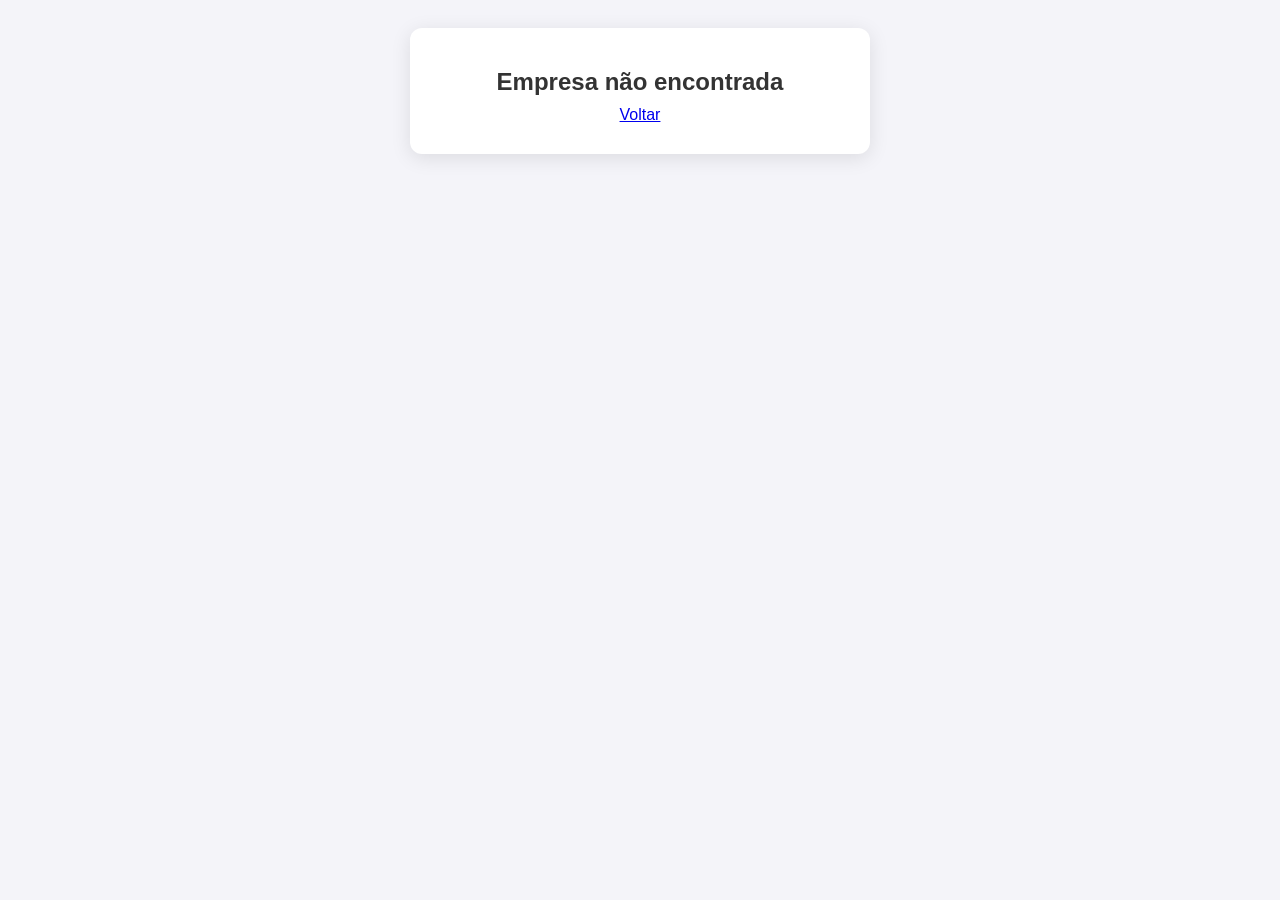
<file: empresa.html>
<!DOCTYPE html>
<html lang="pt-br">
<head>
    <meta charset="UTF-8">
    <meta name="viewport" content="width=device-width, initial-scale=1.0">
    <title>Detalhes da Empresa</title>
    <style>
        body { font-family: 'Segoe UI', sans-serif; display: flex; justify-content: center; padding: 20px; background: #f4f4f9; }
        .card { background: white; padding: 30px; border-radius: 12px; box-shadow: 0 4px 20px rgba(0,0,0,0.1); max-width: 400px; width: 100%; text-align: center; }
        img { width: 100%; height: 200px; object-fit: cover; border-radius: 8px; margin-bottom: 20px; background: #eee; }
        h2 { margin: 10px 0; color: #333; }
        p { color: #666; margin: 5px 0; font-size: 1.1em; }
        .btn-voltar { display: inline-block; margin-top: 20px; text-decoration: none; color: #1a73e8; font-weight: bold; }
    </style>
</head>
<body>

    <div class="card" id="conteudo">
        <p>Carregando dados...</p>
    </div>

    <script>
        // Banco de dados das empresas
        const dadosEmpresas = {
            "km-projetos": { nome: "KM PROJETOS", ramo: "Engenharia", local: "Vila Cruzeiro", tel: "(94) 99250-0073", foto: "img/km.jpg" },
            "mazz": { nome: "MAZZ", ramo: "Educação", local: "Centro", tel: "(62) 99646-6033", foto: "img/mazz.jpg" },
            "mr-treinamentos": { nome: "MR TREINAMENTOS", ramo: "Educação", local: "Centro", tel: "(62) 99646-6033", foto: "img/mr.jpg" },
            "razgo": { nome: "RAZGO", ramo: "Tecnologia", local: "Centro", tel: "(62) 99646-6033", foto: "img/razgo.jpg" }
        };

        // Pega o ID da URL
        const urlParams = new URLSearchParams(window.location.search);
        const id = urlParams.get('id');
        const empresa = dadosEmpresas[id];

        const container = document.getElementById('conteudo');

        if (empresa) {
            container.innerHTML = `
                <img src="${empresa.foto}" alt="Logo ${empresa.nome}">
                <h2>${empresa.nome}</h2>
                <p><strong>Setor:</strong> ${empresa.ramo}</p>
                <p>📍 ${empresa.local}</p>
                <p>📞 ${empresa.tel}</p>
                <a href="index.html" class="btn-voltar">← Voltar para a lista</a>
            `;
        } else {
            container.innerHTML = "<h2>Empresa não encontrada</h2><a href='index.html'>Voltar</a>";
        }
    </script>
</body>
</html>
</file>
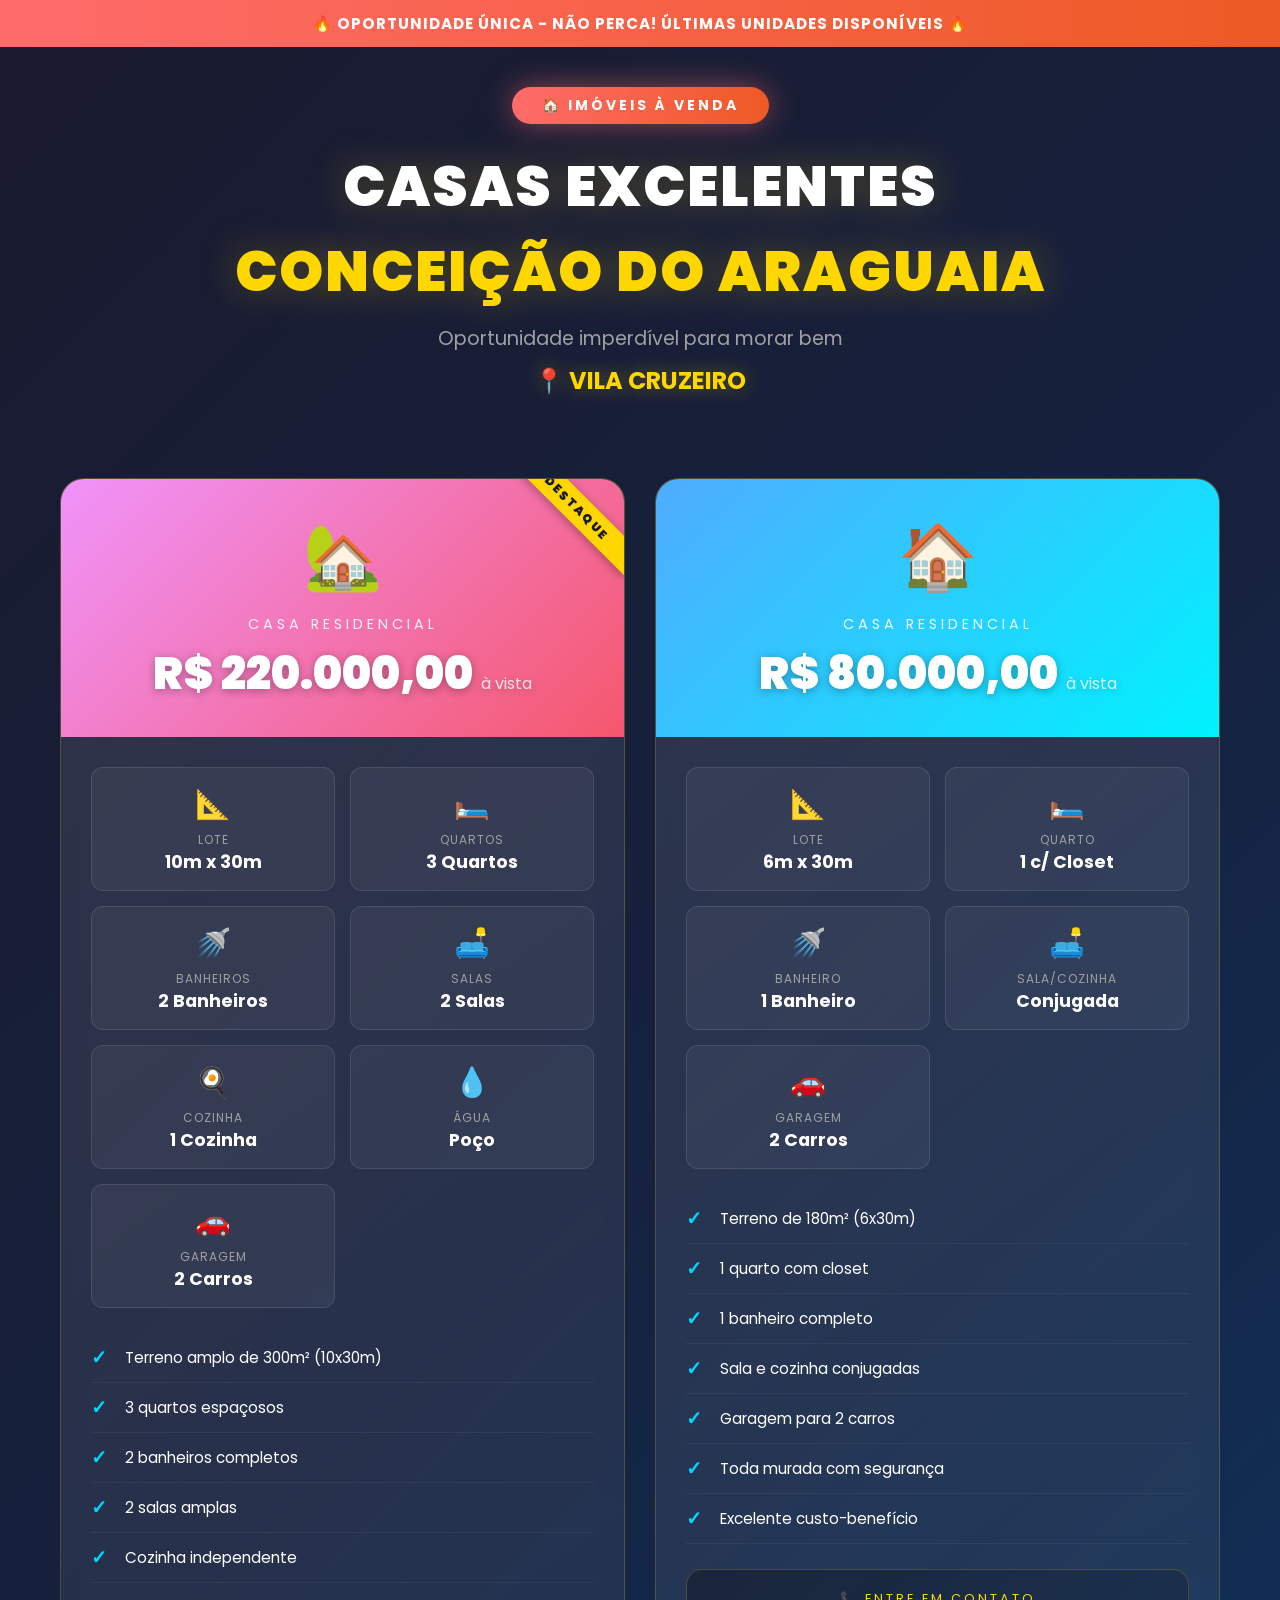
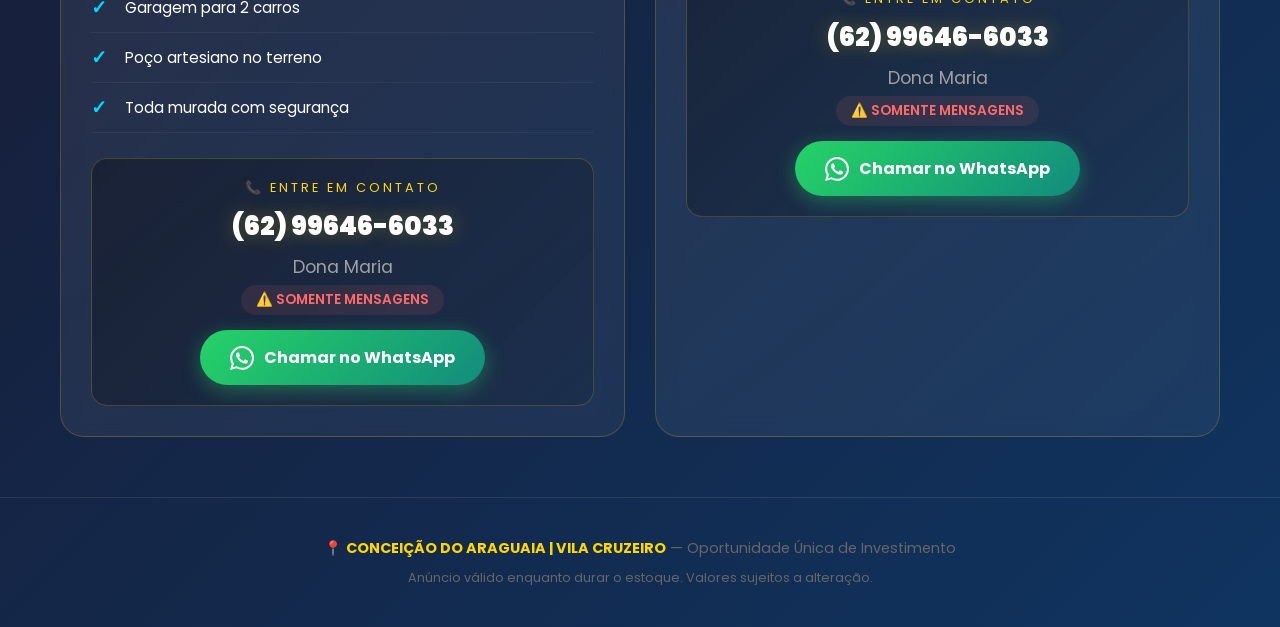
<file: venda-casas.html>
<!DOCTYPE html>
<html lang="pt-BR">
<head>
    <meta charset="UTF-8">
    <meta name="viewport" content="width=device-width, initial-scale=1.0">
    <title>🏡 VENDA DE CASAS | CONCEIÇÃO DO ARAGUAIA - VILA CRUZEIRO</title>
    <link href="https://fonts.googleapis.com/css2?family=Poppins:wght@300;400;600;700;900&display=swap" rel="stylesheet">
    <style>
        * {
            margin: 0;
            padding: 0;
            box-sizing: border-box;
        }

        body {
            font-family: 'Poppins', sans-serif;
            background: linear-gradient(135deg, #1a1a2e 0%, #16213e 50%, #0f3460 100%);
            min-height: 100vh;
            color: #fff;
            overflow-x: hidden;
        }

        /* Partículas animadas de fundo */
        .particles {
            position: fixed;
            top: 0;
            left: 0;
            width: 100%;
            height: 100%;
            pointer-events: none;
            z-index: 0;
            overflow: hidden;
        }

        .particle {
            position: absolute;
            width: 6px;
            height: 6px;
            background: rgba(255, 215, 0, 0.4);
            border-radius: 50%;
            animation: float 15s infinite;
        }

        @keyframes float {
            0%, 100% { transform: translateY(100vh) rotate(0deg); opacity: 0; }
            10% { opacity: 1; }
            90% { opacity: 1; }
            100% { transform: translateY(-100vh) rotate(720deg); opacity: 0; }
        }

        /* Header */
        .header {
            text-align: center;
            padding: 40px 20px 20px;
            position: relative;
            z-index: 1;
        }

        .header-badge {
            display: inline-block;
            background: linear-gradient(90deg, #ff6b6b, #ee5a24);
            color: #fff;
            padding: 8px 30px;
            border-radius: 50px;
            font-size: 14px;
            font-weight: 700;
            text-transform: uppercase;
            letter-spacing: 3px;
            animation: pulse 2s infinite;
            margin-bottom: 20px;
            box-shadow: 0 0 30px rgba(255, 107, 107, 0.5);
        }

        @keyframes pulse {
            0%, 100% { transform: scale(1); }
            50% { transform: scale(1.05); }
        }

        .header h1 {
            font-size: clamp(2rem, 5vw, 3.5rem);
            font-weight: 900;
            text-transform: uppercase;
            letter-spacing: 2px;
            margin-bottom: 10px;
            text-shadow: 0 0 40px rgba(255, 215, 0, 0.3);
        }

        .header h1 span {
            color: #ffd700;
            display: block;
        }

        .header-subtitle {
            font-size: 1.2rem;
            color: #a0a0a0;
            margin-bottom: 10px;
        }

        .header-location {
            font-size: 1.5rem;
            color: #ffd700;
            font-weight: 700;
            text-shadow: 0 0 20px rgba(255, 215, 0, 0.4);
        }

        /* Container principal */
        .container {
            max-width: 1200px;
            margin: 0 auto;
            padding: 20px;
            position: relative;
            z-index: 1;
        }

        /* Grid de cards */
        .cards-grid {
            display: grid;
            grid-template-columns: repeat(auto-fit, minmax(350px, 1fr));
            gap: 30px;
            margin-top: 40px;
        }

        /* Card de imóvel */
        .property-card {
            background: linear-gradient(145deg, rgba(255,255,255,0.1), rgba(255,255,255,0.05));
            border: 1px solid rgba(255, 215, 0, 0.2);
            border-radius: 24px;
            padding: 0;
            overflow: hidden;
            transition: all 0.4s ease;
            position: relative;
            backdrop-filter: blur(10px);
        }

        .property-card:hover {
            transform: translateY(-10px) scale(1.02);
            box-shadow: 0 30px 60px rgba(0, 0, 0, 0.4), 0 0 60px rgba(255, 215, 0, 0.15);
            border-color: rgba(255, 215, 0, 0.5);
        }

        .card-header {
            background: linear-gradient(135deg, #667eea 0%, #764ba2 100%);
            padding: 30px;
            text-align: center;
            position: relative;
            overflow: hidden;
        }

        .card-header::before {
            content: '';
            position: absolute;
            top: -50%;
            left: -50%;
            width: 200%;
            height: 200%;
            background: radial-gradient(circle, rgba(255,255,255,0.1) 1px, transparent 1px);
            background-size: 20px 20px;
            opacity: 0.3;
        }

        .card-header.premium {
            background: linear-gradient(135deg, #f093fb 0%, #f5576c 100%);
        }

        .card-header.standard {
            background: linear-gradient(135deg, #4facfe 0%, #00f2fe 100%);
        }

        .property-icon {
            font-size: 4rem;
            margin-bottom: 10px;
            display: block;
        }

        .property-type {
            font-size: 0.9rem;
            text-transform: uppercase;
            letter-spacing: 4px;
            opacity: 0.9;
            margin-bottom: 5px;
        }

        .property-price {
            font-size: clamp(2rem, 4vw, 2.8rem);
            font-weight: 900;
            color: #fff;
            text-shadow: 0 2px 10px rgba(0,0,0,0.3);
        }

        .property-price small {
            font-size: 1rem;
            font-weight: 400;
            opacity: 0.8;
        }

        /* Badge de destaque */
        .featured-badge {
            position: absolute;
            top: 15px;
            right: -35px;
            background: #ffd700;
            color: #1a1a2e;
            padding: 5px 40px;
            font-size: 0.75rem;
            font-weight: 900;
            text-transform: uppercase;
            letter-spacing: 2px;
            transform: rotate(45deg);
            box-shadow: 0 2px 10px rgba(0,0,0,0.3);
            z-index: 2;
        }

        /* Conteúdo do card */
        .card-body {
            padding: 30px;
        }

        .specs-grid {
            display: grid;
            grid-template-columns: 1fr 1fr;
            gap: 15px;
            margin-bottom: 25px;
        }

        .spec-item {
            background: rgba(255,255,255,0.05);
            border-radius: 12px;
            padding: 15px;
            text-align: center;
            border: 1px solid rgba(255,255,255,0.1);
            transition: all 0.3s ease;
        }

        .spec-item:hover {
            background: rgba(255,215,0,0.1);
            border-color: rgba(255,215,0,0.3);
            transform: scale(1.05);
        }

        .spec-icon {
            font-size: 1.8rem;
            margin-bottom: 5px;
            display: block;
        }

        .spec-label {
            font-size: 0.75rem;
            color: #a0a0a0;
            text-transform: uppercase;
            letter-spacing: 1px;
        }

        .spec-value {
            font-size: 1.1rem;
            font-weight: 700;
            color: #fff;
        }

        /* Lista de features */
        .features-list {
            list-style: none;
            margin-bottom: 25px;
        }

        .features-list li {
            padding: 10px 0;
            border-bottom: 1px solid rgba(255,255,255,0.05);
            display: flex;
            align-items: center;
            gap: 10px;
            font-size: 0.95rem;
        }

        .features-list li::before {
            content: '✓';
            color: #00d9ff;
            font-weight: 900;
            font-size: 1.2rem;
            min-width: 24px;
        }

        /* Botão de contato */
        .contact-section {
            background: linear-gradient(135deg, rgba(0,0,0,0.3), rgba(0,0,0,0.1));
            border-radius: 16px;
            padding: 20px;
            text-align: center;
            border: 1px solid rgba(255,215,0,0.2);
        }

        .contact-label {
            font-size: 0.8rem;
            text-transform: uppercase;
            letter-spacing: 3px;
            color: #ffd700;
            margin-bottom: 10px;
        }

        .contact-phone {
            font-size: 1.6rem;
            font-weight: 900;
            color: #fff;
            text-decoration: none;
            display: inline-block;
            margin-bottom: 8px;
            transition: all 0.3s ease;
            text-shadow: 0 0 20px rgba(255,215,0,0.3);
        }

        .contact-phone:hover {
            color: #ffd700;
            transform: scale(1.1);
        }

        .contact-name {
            font-size: 1.1rem;
            color: #a0a0a0;
            margin-bottom: 5px;
        }

        .contact-note {
            font-size: 0.85rem;
            color: #ff6b6b;
            font-weight: 600;
            background: rgba(255,107,107,0.1);
            padding: 5px 15px;
            border-radius: 20px;
            display: inline-block;
        }

        /* Botão WhatsApp */
        .whatsapp-btn {
            display: inline-flex;
            align-items: center;
            gap: 10px;
            background: linear-gradient(135deg, #25d366, #128c7e);
            color: #fff;
            text-decoration: none;
            padding: 15px 30px;
            border-radius: 50px;
            font-weight: 700;
            font-size: 1rem;
            margin-top: 15px;
            transition: all 0.3s ease;
            box-shadow: 0 5px 20px rgba(37, 211, 102, 0.4);
            border: none;
            cursor: pointer;
        }

        .whatsapp-btn:hover {
            transform: translateY(-3px);
            box-shadow: 0 10px 30px rgba(37, 211, 102, 0.6);
        }

        .whatsapp-btn svg {
            width: 24px;
            height: 24px;
            fill: currentColor;
        }

        /* Footer */
        .footer {
            text-align: center;
            padding: 40px 20px;
            margin-top: 40px;
            border-top: 1px solid rgba(255,255,255,0.1);
            position: relative;
            z-index: 1;
        }

        .footer-text {
            font-size: 0.9rem;
            color: #666;
        }

        .footer-highlight {
            color: #ffd700;
            font-weight: 700;
        }

        /* Animações de entrada */
        @keyframes fadeInUp {
            from {
                opacity: 0;
                transform: translateY(40px);
            }
            to {
                opacity: 1;
                transform: translateY(0);
            }
        }

        .animate-in {
            animation: fadeInUp 0.8s ease forwards;
        }

        .delay-1 { animation-delay: 0.2s; opacity: 0; }
        .delay-2 { animation-delay: 0.4s; opacity: 0; }
        .delay-3 { animation-delay: 0.6s; opacity: 0; }

        /* Responsivo */
        @media (max-width: 768px) {
            .cards-grid {
                grid-template-columns: 1fr;
            }

            .specs-grid {
                grid-template-columns: 1fr 1fr;
            }

            .header h1 {
                font-size: 1.8rem;
            }
        }

        /* Barra de urgência */
        .urgency-bar {
            background: linear-gradient(90deg, #ff6b6b, #ee5a24);
            color: #fff;
            text-align: center;
            padding: 12px;
            font-weight: 700;
            font-size: 0.95rem;
            letter-spacing: 1px;
            position: relative;
            z-index: 1;
            animation: shimmer 2s infinite;
        }

        @keyframes shimmer {
            0% { background-position: -200% center; }
            100% { background-position: 200% center; }
        }
    </style>
</head>
<body>
    <!-- Partículas de fundo -->
    <div class="particles" id="particles"></div>

    <!-- Barra de urgência -->
    <div class="urgency-bar">
        🔥 OPORTUNIDADE ÚNICA - NÃO PERCA! ÚLTIMAS UNIDADES DISPONÍVEIS 🔥
    </div>

    <!-- Header -->
    <header class="header">
        <div class="header-badge animate-in">🏠 Imóveis à Venda</div>
        <h1 class="animate-in delay-1">
            CASAS EXCELENTES
            <span>CONCEIÇÃO DO ARAGUAIA</span>
        </h1>
        <p class="header-subtitle animate-in delay-2">Oportunidade imperdível para morar bem</p>
        <p class="header-location animate-in delay-2">📍 VILA CRUZEIRO</p>
    </header>

    <!-- Container -->
    <div class="container">
        <div class="cards-grid">

            <!-- Casa 1 - Premium -->
            <div class="property-card animate-in delay-2">
                <div class="featured-badge">Destaque</div>
                <div class="card-header premium">
                    <span class="property-icon">🏡</span>
                    <div class="property-type">Casa Residencial</div>
                    <div class="property-price">
                        R$ 220.000,00
                        <small>à vista</small>
                    </div>
                </div>
                <div class="card-body">
                    <div class="specs-grid">
                        <div class="spec-item">
                            <span class="spec-icon">📐</span>
                            <div class="spec-label">Lote</div>
                            <div class="spec-value">10m x 30m</div>
                        </div>
                        <div class="spec-item">
                            <span class="spec-icon">🛏️</span>
                            <div class="spec-label">Quartos</div>
                            <div class="spec-value">3 Quartos</div>
                        </div>
                        <div class="spec-item">
                            <span class="spec-icon">🚿</span>
                            <div class="spec-label">Banheiros</div>
                            <div class="spec-value">2 Banheiros</div>
                        </div>
                        <div class="spec-item">
                            <span class="spec-icon">🛋️</span>
                            <div class="spec-label">Salas</div>
                            <div class="spec-value">2 Salas</div>
                        </div>
                        <div class="spec-item">
                            <span class="spec-icon">🍳</span>
                            <div class="spec-label">Cozinha</div>
                            <div class="spec-value">1 Cozinha</div>
                        </div>
                         <div class="spec-item">
                            <span class="spec-icon">💧</span>
                            <div class="spec-label">Água</div>
                            <div class="spec-value">Poço</div>
                        </div>
                        <div class="spec-item">
                            <span class="spec-icon">🚗</span>
                            <div class="spec-label">Garagem</div>
                            <div class="spec-value">2 Carros</div>
                        </div>
                    </div>

                    <ul class="features-list">
                        <li>Terreno amplo de 300m² (10x30m)</li>
                        <li>3 quartos espaçosos</li>
                        <li>2 banheiros completos</li>
                        <li>2 salas amplas</li>
                        <li>Cozinha independente</li>
                        <li>Garagem para 2 carros</li>
                        <li>Poço artesiano no terreno</li>
                        <li>Toda murada com segurança</li>
                    </ul>

                    <div class="contact-section">
                        <div class="contact-label">📞 Entre em Contato</div>
                        <a href="tel:+5562996466033" class="contact-phone">(62) 99646-6033</a>
                        <div class="contact-name">Dona Maria</div>
                        <div class="contact-note">⚠️ SOMENTE MENSAGENS</div>
                        <a href="https://wa.me/5562996466033?text=Olá%20Dona%20Maria!%20Tenho%20interesse%20na%20casa%20de%20R$%20220.000%20na%20Vila%20Cruzeiro" 
                           class="whatsapp-btn" target="_blank">
                            <svg viewBox="0 0 24 24"><path d="M17.472 14.382c-.297-.149-1.758-.867-2.03-.967-.273-.099-.471-.148-.67.15-.197.297-.767.966-.94 1.164-.173.199-.347.223-.644.075-.297-.15-1.255-.463-2.39-1.475-.883-.788-1.48-1.761-1.653-2.059-.173-.297-.018-.458.13-.606.134-.133.298-.347.446-.52.149-.174.198-.298.298-.497.099-.198.05-.371-.025-.52-.075-.149-.669-1.612-.916-2.207-.242-.579-.487-.5-.669-.51-.173-.008-.371-.01-.57-.01-.198 0-.52.074-.792.372-.272.297-1.04 1.016-1.04 2.479 0 1.462 1.065 2.875 1.213 3.074.149.198 2.096 3.2 5.077 4.487.709.306 1.262.489 1.694.625.712.227 1.36.195 1.871.118.571-.085 1.758-.719 2.006-1.413.248-.694.248-1.289.173-1.413-.074-.124-.272-.198-.57-.347m-5.421 7.403h-.004a9.87 9.87 0 01-5.031-1.378l-.361-.214-3.741.982.998-3.648-.235-.374a9.86 9.86 0 01-1.51-5.26c.001-5.45 4.436-9.884 9.888-9.884 2.64 0 5.122 1.03 6.988 2.898a9.825 9.825 0 012.893 6.994c-.003 5.45-4.437 9.884-9.885 9.884m8.413-18.297A11.815 11.815 0 0012.05 0C5.495 0 .16 5.335.157 11.892c0 2.096.547 4.142 1.588 5.945L.057 24l6.305-1.654a11.882 11.882 0 005.683 1.448h.005c6.554 0 11.89-5.335 11.893-11.893a11.821 11.821 0 00-3.48-8.413z"/></svg>
                            Chamar no WhatsApp
                        </a>
                    </div>
                </div>
            </div>

            <!-- Casa 2 - Econômica -->
            <div class="property-card animate-in delay-3">
                <div class="card-header standard">
                    <span class="property-icon">🏠</span>
                    <div class="property-type">Casa Residencial</div>
                    <div class="property-price">
                        R$ 80.000,00
                        <small>à vista</small>
                    </div>
                </div>
                <div class="card-body">
                    <div class="specs-grid">
                        <div class="spec-item">
                            <span class="spec-icon">📐</span>
                            <div class="spec-label">Lote</div>
                            <div class="spec-value">6m x 30m</div>
                        </div>
                        <div class="spec-item">
                            <span class="spec-icon">🛏️</span>
                            <div class="spec-label">Quarto</div>
                            <div class="spec-value">1 c/ Closet</div>
                        </div>
                        <div class="spec-item">
                            <span class="spec-icon">🚿</span>
                            <div class="spec-label">Banheiro</div>
                            <div class="spec-value">1 Banheiro</div>
                        </div>
                        <div class="spec-item">
                            <span class="spec-icon">🛋️</span>
                            <div class="spec-label">Sala/Cozinha</div>
                            <div class="spec-value">Conjugada</div>
                        </div>
                        <div class="spec-item">
                            <span class="spec-icon">🚗</span>
                            <div class="spec-label">Garagem</div>
                            <div class="spec-value">2 Carros</div>
                        </div>
                       
                    </div>

                    <ul class="features-list">
                        <li>Terreno de 180m² (6x30m)</li>
                        <li>1 quarto com closet</li>
                        <li>1 banheiro completo</li>
                        <li>Sala e cozinha conjugadas</li>
                        <li>Garagem para 2 carros</li>
                        
                        <li>Toda murada com segurança</li>
                        <li>Excelente custo-benefício</li>
                    </ul>

                    <div class="contact-section">
                        <div class="contact-label">📞 Entre em Contato</div>
                        <a href="tel:+5562996466033" class="contact-phone">(62) 99646-6033</a>
                        <div class="contact-name">Dona Maria</div>
                        <div class="contact-note">⚠️ SOMENTE MENSAGENS</div>
                        <a href="https://wa.me/5562996466033?text=Olá%20Dona%20Maria!%20Tenho%20interesse%20na%20casa%20de%20R$%2080.000%20na%20Vila%20Cruzeiro" 
                           class="whatsapp-btn" target="_blank">
                            <svg viewBox="0 0 24 24"><path d="M17.472 14.382c-.297-.149-1.758-.867-2.03-.967-.273-.099-.471-.148-.67.15-.197.297-.767.966-.94 1.164-.173.199-.347.223-.644.075-.297-.15-1.255-.463-2.39-1.475-.883-.788-1.48-1.761-1.653-2.059-.173-.297-.018-.458.13-.606.134-.133.298-.347.446-.52.149-.174.198-.298.298-.497.099-.198.05-.371-.025-.52-.075-.149-.669-1.612-.916-2.207-.242-.579-.487-.5-.669-.51-.173-.008-.371-.01-.57-.01-.198 0-.52.074-.792.372-.272.297-1.04 1.016-1.04 2.479 0 1.462 1.065 2.875 1.213 3.074.149.198 2.096 3.2 5.077 4.487.709.306 1.262.489 1.694.625.712.227 1.36.195 1.871.118.571-.085 1.758-.719 2.006-1.413.248-.694.248-1.289.173-1.413-.074-.124-.272-.198-.57-.347m-5.421 7.403h-.004a9.87 9.87 0 01-5.031-1.378l-.361-.214-3.741.982.998-3.648-.235-.374a9.86 9.86 0 01-1.51-5.26c.001-5.45 4.436-9.884 9.888-9.884 2.64 0 5.122 1.03 6.988 2.898a9.825 9.825 0 012.893 6.994c-.003 5.45-4.437 9.884-9.885 9.884m8.413-18.297A11.815 11.815 0 0012.05 0C5.495 0 .16 5.335.157 11.892c0 2.096.547 4.142 1.588 5.945L.057 24l6.305-1.654a11.882 11.882 0 005.683 1.448h.005c6.554 0 11.89-5.335 11.893-11.893a11.821 11.821 0 00-3.48-8.413z"/></svg>
                            Chamar no WhatsApp
                        </a>
                    </div>
                </div>
            </div>

        </div>
    </div>

    <!-- Footer -->
    <footer class="footer">
        <p class="footer-text">
            📍 <span class="footer-highlight">CONCEIÇÃO DO ARAGUAIA | VILA CRUZEIRO</span> — Oportunidade Única de Investimento
        </p>
        <p class="footer-text" style="margin-top: 10px; font-size: 0.8rem;">
            Anúncio válido enquanto durar o estoque. Valores sujeitos a alteração.
        </p>
    </footer>

    <script>
        // Gerar partículas de fundo
        const particlesContainer = document.getElementById('particles');
        for (let i = 0; i < 30; i++) {
            const particle = document.createElement('div');
            particle.className = 'particle';
            particle.style.left = Math.random() * 100 + '%';
            particle.style.animationDelay = Math.random() * 15 + 's';
            particle.style.animationDuration = (10 + Math.random() * 10) + 's';
            particle.style.width = (3 + Math.random() * 6) + 'px';
            particle.style.height = particle.style.width;
            particlesContainer.appendChild(particle);
        }

        // Animação de contagem regressiva simples para criar urgência
        const urgencyBar = document.querySelector('.urgency-bar');
        let urgencyTexts = [
            '🔥 OPORTUNIDADE ÚNICA - NÃO PERCA! ÚLTIMAS UNIDADES DISPONÍVEIS 🔥',
            '⚡ PREÇO IMBATÍVEL - MELHOR CUSTO-BENEFÍCIO DA REGIÃO ⚡',
            '💎 IMÓVEIS MURADOS COM POÇO - SEGURANÇA E CONFORTO GARANTIDOS 💎'
        ];
        let currentText = 0;

        setInterval(() => {
            currentText = (currentText + 1) % urgencyTexts.length;
            urgencyBar.style.opacity = '0';
            setTimeout(() => {
                urgencyBar.textContent = urgencyTexts[currentText];
                urgencyBar.style.opacity = '1';
            }, 300);
        }, 4000);
    </script>
</body>
</html>
</file>
